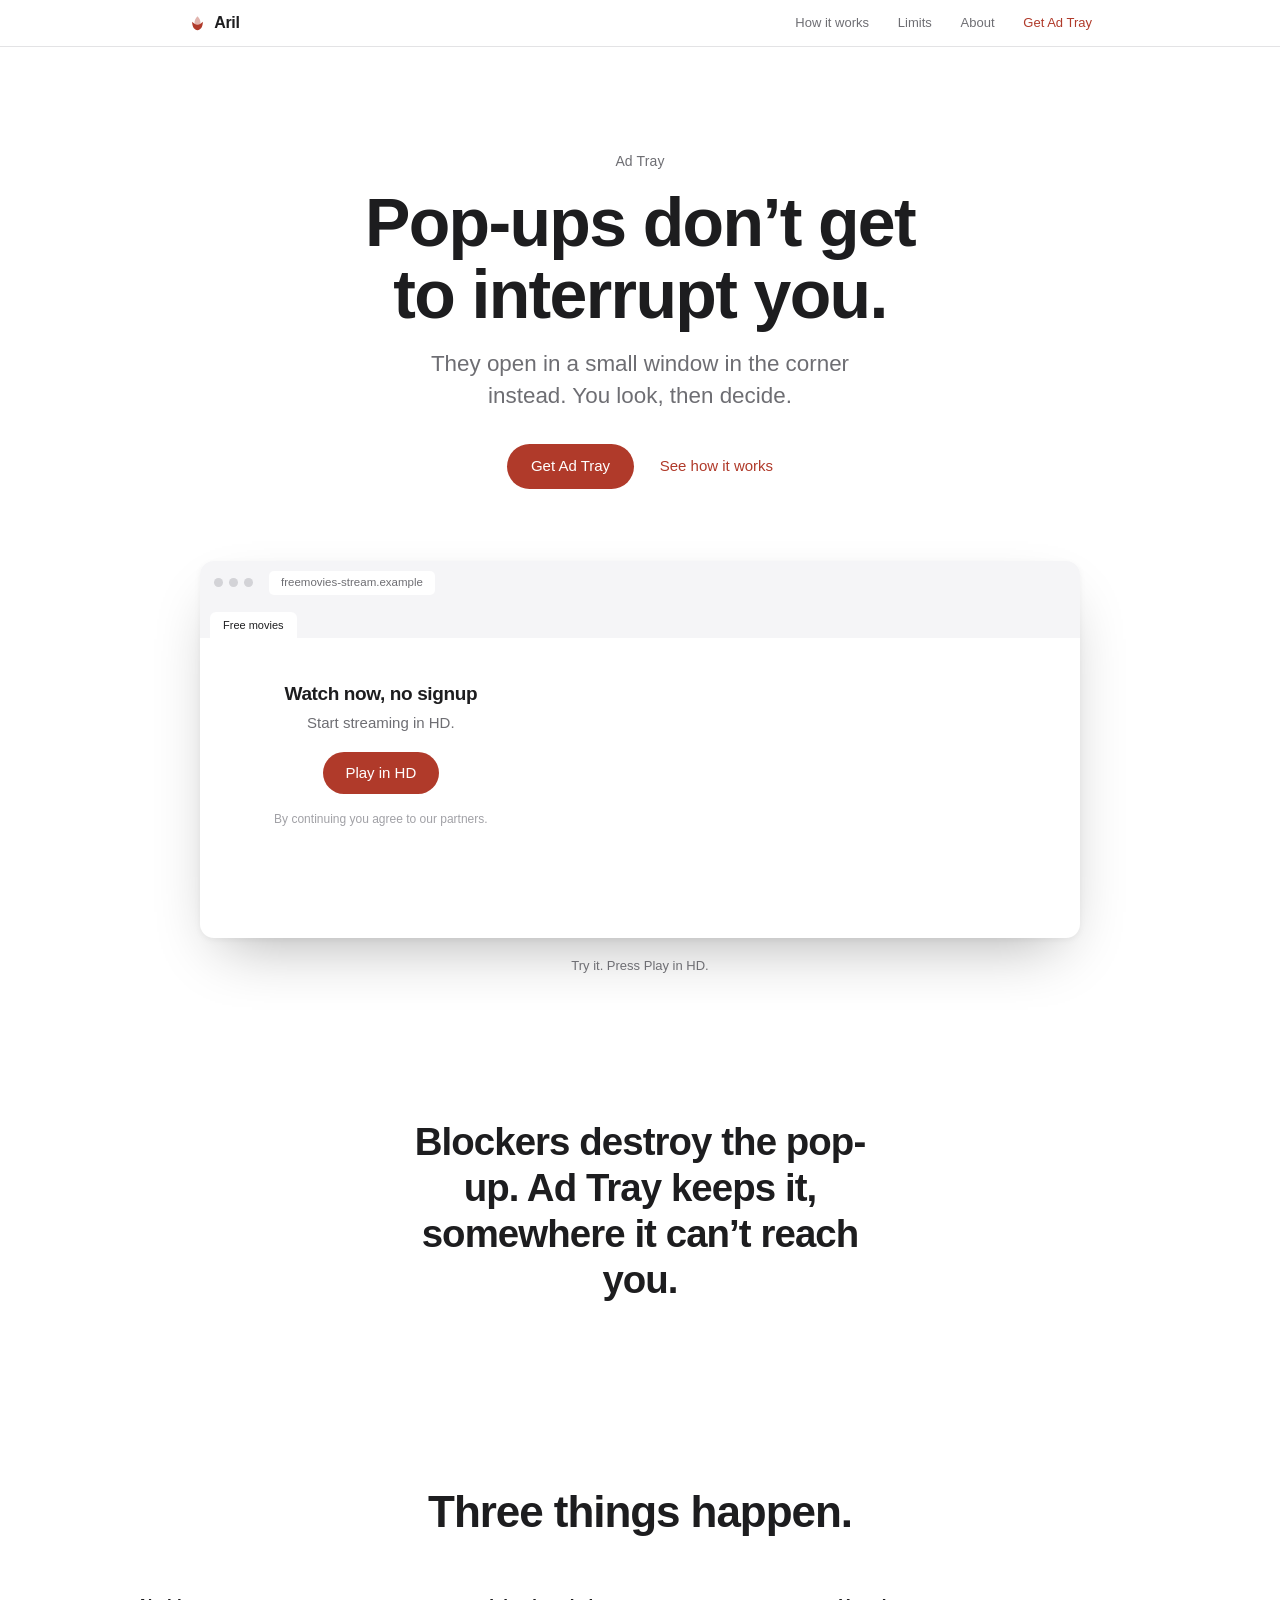
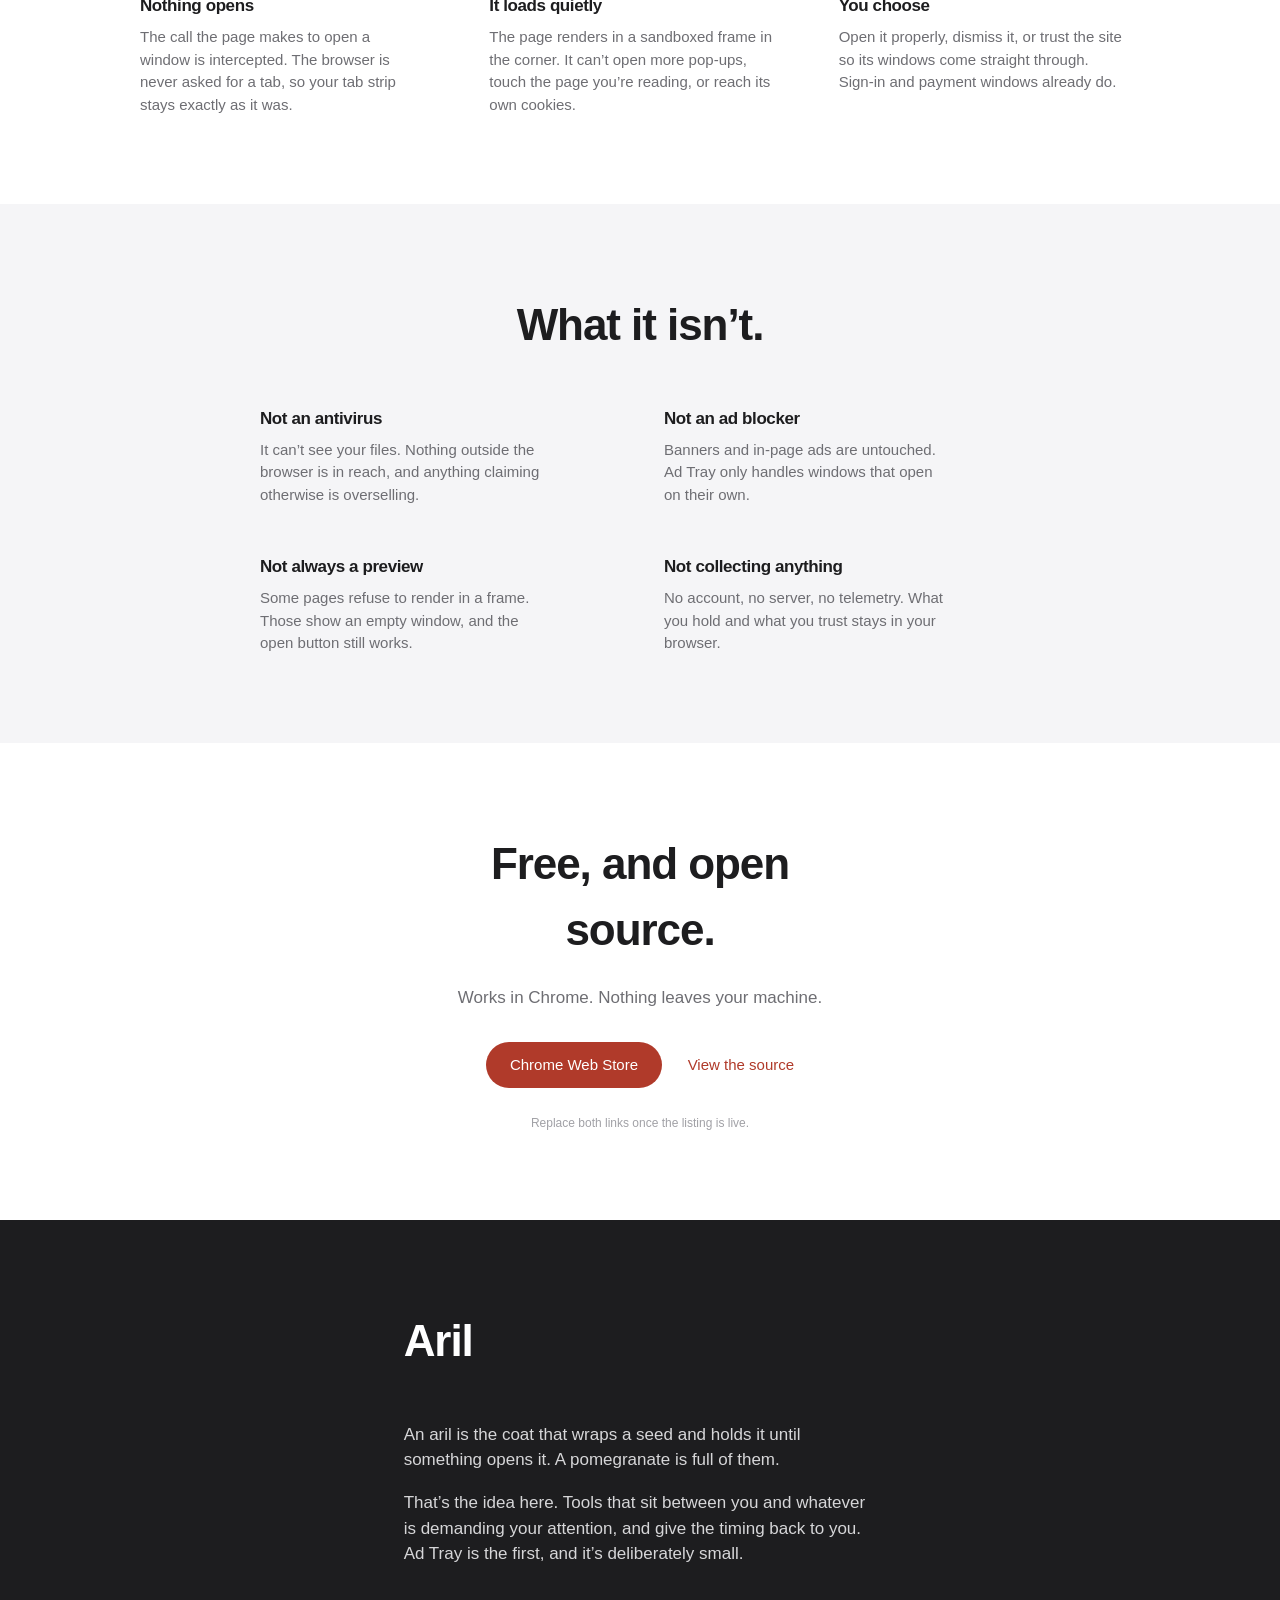
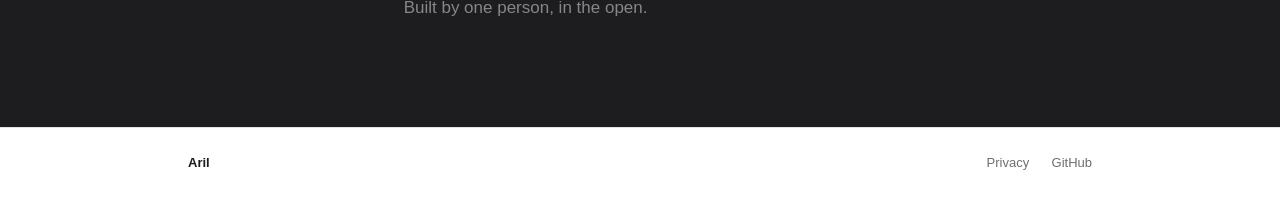
<file: index.html>
<!doctype html>
<html lang="en">
<head>
<meta charset="utf-8" />
<meta name="viewport" content="width=device-width, initial-scale=1" />
<title>Ad Tray — Aril</title>
<meta name="description" content="Ad Tray catches pop-up ads before a tab is ever created and holds them in a small tray, rendered live, so you choose what actually opens." />
<link rel="icon" href="[data-uri]" />
<style>
/* Aril — an aril is the coat around a seed, so the visual idea is something
   held and not yet opened. Deliberately quiet: system type, wide space,
   almost no borders, one accent used only where something is being held. */

:root {
  --ink: #1d1d1f;
  --grey: #6e6e73;
  --hair: #e3e3e5;
  --white: #ffffff;
  --tint: #f5f5f7;
  --garnet: #b03a2a;
  --pad: clamp(1.25rem, 5vw, 3rem);
}

* { box-sizing: border-box; }

html { -webkit-text-size-adjust: 100%; scroll-behavior: smooth; }

body {
  margin: 0;
  background: var(--white);
  color: var(--ink);
  font-family: -apple-system, BlinkMacSystemFont, "SF Pro Text", "Segoe UI",
    Roboto, "Helvetica Neue", Arial, sans-serif;
  font-size: 1.0625rem;
  line-height: 1.5;
  -webkit-font-smoothing: antialiased;
}

h1, h2, h3 { font-weight: 600; letter-spacing: -0.024em; margin: 0; }

a { color: var(--garnet); text-decoration: none; }

.sr-only {
  position: absolute; width: 1px; height: 1px; margin: -1px;
  overflow: hidden; clip: rect(0 0 0 0); white-space: nowrap;
}

:focus-visible { outline: 2px solid var(--garnet); outline-offset: 3px; border-radius: 4px; }

/* ---------- nav ---------- */

.nav {
  position: sticky; top: 0; z-index: 50;
  background: rgba(255, 255, 255, 0.82);
  backdrop-filter: saturate(180%) blur(18px);
  border-bottom: 1px solid var(--hair);
}

.nav-inner {
  max-width: 1000px; margin: 0 auto; padding: 0 var(--pad);
  height: 46px; display: flex; align-items: center; justify-content: space-between;
}

.brand {
  display: inline-flex; align-items: center; gap: 0.45rem;
  color: var(--ink); font-size: 1rem; font-weight: 600; letter-spacing: -0.02em;
}
.brand svg { width: 19px; height: 19px; }
.brand .seed { fill: var(--garnet); opacity: 0.38; }
.brand .coat { fill: var(--garnet); }

.nav nav { display: flex; align-items: center; gap: clamp(0.9rem, 2.4vw, 1.8rem); }
.nav nav a { font-size: 0.8125rem; color: var(--grey); }
.nav nav a:hover { color: var(--ink); }
.nav-cta { color: var(--garnet) !important; font-weight: 500; }

/* ---------- hero ---------- */

.hero {
  text-align: center;
  padding: clamp(3.5rem, 9vw, 6.5rem) var(--pad) clamp(2rem, 5vw, 3.5rem);
}

.kicker {
  font-size: 0.875rem; color: var(--grey); margin: 0 0 0.9rem;
  letter-spacing: 0.01em;
}

h1 {
  font-size: clamp(2.4rem, 6.4vw, 4.25rem);
  line-height: 1.06;
  max-width: 16ch;
  margin: 0 auto 1.1rem;
}

.lede {
  font-size: clamp(1.125rem, 2.2vw, 1.4rem);
  color: var(--grey);
  max-width: 34ch;
  margin: 0 auto 2rem;
  line-height: 1.42;
}

.actions {
  display: flex; align-items: center; justify-content: center;
  gap: 1.6rem; flex-wrap: wrap;
}

.btn {
  background: var(--garnet); color: #fff;
  font-size: 0.9375rem; font-weight: 500;
  padding: 0.72rem 1.5rem; border-radius: 980px;
}
.btn:hover { filter: brightness(1.08); }

.link { font-size: 0.9375rem; }
.link:hover { text-decoration: underline; }

/* ---------- the demo stage ---------- */

.stage { margin: clamp(2.6rem, 6vw, 4.5rem) auto 0; max-width: 880px; }

.browser {
  background: var(--white);
  border-radius: 14px;
  overflow: hidden;
  box-shadow: 0 2px 6px rgba(0,0,0,.05), 0 26px 60px -22px rgba(0,0,0,.32);
  text-align: left;
}

.chrome-bar {
  display: flex; align-items: center; gap: 6px;
  padding: 10px 14px; background: var(--tint);
}
.dot { width: 9px; height: 9px; border-radius: 50%; background: #d3d3d7; }
.url {
  margin-left: 10px; font-size: 11.5px; color: var(--grey);
  background: #fff; border-radius: 5px; padding: 3px 12px;
  max-width: 240px; overflow: hidden; text-overflow: ellipsis; white-space: nowrap;
}

.tabstrip {
  display: flex; gap: 4px; padding: 7px 10px 0; background: var(--tint);
  min-height: 31px;
}
.tab {
  font-size: 11px; padding: 5px 13px; background: #fff; color: var(--ink);
  border-radius: 6px 6px 0 0; white-space: nowrap;
}

.viewport {
  position: relative; min-height: 300px; overflow: hidden;
  padding: clamp(1.8rem, 4vw, 2.6rem) 1.2rem;
}

.content { max-width: 16rem; margin-left: clamp(0.5rem, 4%, 2.5rem); text-align: center; }
.c-h { font-size: 1.1875rem; font-weight: 600; margin: 0 0 0.25rem; letter-spacing: -0.02em; }
.c-p { font-size: 0.9375rem; color: var(--grey); margin: 0 0 1.1rem; }

.bait {
  font: inherit; font-size: 0.9375rem; font-weight: 500;
  background: var(--garnet); color: #fff; border: 0;
  padding: 0.6rem 1.4rem; border-radius: 980px; cursor: pointer;
}
.bait:hover { filter: brightness(1.08); }

.c-s { font-size: 0.75rem; color: #a1a1a6; margin: 1rem 0 0; }

/* held windows, nested in the corner */

.tray { position: absolute; top: 13px; right: 13px; width: 146px; }

.tray-head {
  display: flex; align-items: center; gap: 5px;
  font-size: 11px; color: var(--grey);
  background: #fff; border-radius: 980px; padding: 4px 5px 4px 11px;
  box-shadow: 0 1px 4px rgba(0,0,0,.1), 0 0 0 1px rgba(0,0,0,.04);
  margin-bottom: 7px;
}
.tray-head #trayCount { font-weight: 600; color: var(--ink); }
.tray-head button {
  margin-left: auto; font: inherit; font-size: 10.5px;
  border: 0; background: var(--tint); color: var(--grey);
  border-radius: 980px; padding: 3px 9px; cursor: pointer;
}
.tray-head button:hover { color: var(--ink); }

.tray-stack { position: relative; height: 134px; }

.held {
  position: absolute; top: 0; right: 0; width: 132px;
  background: #fff; border-radius: 8px; overflow: hidden;
  box-shadow: 0 1px 3px rgba(0,0,0,.06), 0 10px 22px -12px rgba(0,0,0,.45);
}

.held-bar { display: flex; align-items: center; gap: 3px; background: var(--tint); padding: 5px 7px; }
.held-bar i { width: 4.5px; height: 4.5px; border-radius: 50%; background: #ccccd1; }
.held-bar span {
  margin-left: 4px; font-size: 8px; color: var(--grey);
  overflow: hidden; text-overflow: ellipsis; white-space: nowrap;
}

.held-body { height: 50px; padding: 8px 9px; font-size: 8.5px; line-height: 1.4; color: #a1a1a6; }
.held-body b { display: block; font-size: 9.5px; color: var(--ink); margin-bottom: 3px; font-weight: 600; }

.held-foot { display: flex; gap: 5px; padding: 6px 7px 7px; }
.held-foot button {
  font: inherit; font-size: 8.5px; font-weight: 500;
  border: 0; border-radius: 980px; padding: 4px 9px; cursor: pointer;
}
.held-foot .go { background: var(--garnet); color: #fff; }
.held-foot .no { margin-left: auto; background: var(--tint); color: var(--grey); }

@keyframes settle {
  from { transform: translate(-22px, 40px) scale(0.86); opacity: 0; }
  to { transform: none; opacity: 1; }
}
.held.entering { animation: settle 0.32s cubic-bezier(0.2,0.7,0.3,1) both; }

.caption { font-size: 0.8125rem; color: var(--grey); text-align: center; margin: 1.1rem 0 0; }

/* ---------- quote band ---------- */

.quote {
  padding: clamp(3rem, 8vw, 5.5rem) var(--pad);
  text-align: center;
}
.quote p {
  margin: 0 auto; max-width: 22ch;
  font-size: clamp(1.5rem, 3.6vw, 2.4rem);
  font-weight: 600; letter-spacing: -0.024em; line-height: 1.2;
}

/* ---------- panels ---------- */

.panel { padding: clamp(3.2rem, 8vw, 5.5rem) var(--pad); }
.panel.tinted { background: var(--tint); }
.panel.center { text-align: center; }

.panel h2 {
  font-size: clamp(1.75rem, 4vw, 2.75rem);
  max-width: 18ch; margin: 0 auto clamp(2rem, 4vw, 3rem);
  text-align: center;
}

.triple, .quad {
  max-width: 1000px; margin: 0 auto;
  display: grid; gap: clamp(1.8rem, 4vw, 3rem);
}
.triple { grid-template-columns: repeat(auto-fit, minmax(230px, 1fr)); }
.quad { grid-template-columns: repeat(2, 1fr); max-width: 760px; }

.triple h3, .quad h3 { font-size: 1.0625rem; margin: 0 0 0.45rem; }
.triple p, .quad p { margin: 0; color: var(--grey); font-size: 0.9375rem; max-width: 34ch; }

.panel.center .sub { color: var(--grey); margin: -1.6rem 0 2rem; }
.fineprint { font-size: 0.75rem; color: #a1a1a6; margin: 1.6rem 0 0; }

/* ---------- about ---------- */

.panel.dark { background: var(--ink); color: #d6d6d8; }
.panel.dark h2 { color: #fff; text-align: left; margin-left: 0; }
.narrow { max-width: 50ch; margin: 0 auto; }
.panel.dark p { margin: 0 0 1.1rem; }
.panel.dark .by { color: #86868b; margin-top: 1.8rem; }

/* ---------- footer ---------- */

footer { border-top: 1px solid var(--hair); }
.foot-inner {
  max-width: 1000px; margin: 0 auto; padding: 1.6rem var(--pad);
  display: flex; align-items: center; justify-content: space-between;
  gap: 1rem; flex-wrap: wrap;
  font-size: 0.8125rem; color: var(--grey);
}
.foot-inner span { font-weight: 600; color: var(--ink); }
.foot-inner nav { display: flex; gap: 1.4rem; }
.foot-inner a { color: var(--grey); }
.foot-inner a:hover { color: var(--ink); }

/* ---------- responsive ---------- */

@media (max-width: 640px) {
  .quad { grid-template-columns: 1fr; }
}

@media (max-width: 620px) {
  .nav nav a:not(.nav-cta) { display: none; }
  .viewport { min-height: 272px; }
  .tray { width: 124px; }
  .held { width: 112px; }
  .content { max-width: 12rem; }
}

@media (prefers-reduced-motion: reduce) {
  html { scroll-behavior: auto; }
  .held.entering { animation: none; }
}

</style>
</head>
<body>

<header class="nav">
  <div class="nav-inner">
    <a class="brand" href="/">
      <svg viewBox="0 0 128 128" aria-hidden="true" focusable="false">
        <path class="seed" d="M64,15 C79,29 86,47 84,67 C77,72 71,74 64,74 C57,74 51,72 44,67 C42,47 49,29 64,15 Z"/>
        <path class="coat" d="M28,55 C28,91 44,110 64,113 C84,110 100,91 100,55 C87,69 76,75 64,75 C52,75 41,69 28,55 Z" transform="translate(0,-3)"/>
      </svg>
      Aril
    </a>
    <nav>
      <a href="#how">How it works</a>
      <a href="#limits">Limits</a>
      <a href="#about">About</a>
      <a href="#get" class="nav-cta">Get Ad Tray</a>
    </nav>
  </div>
</header>

<main>

  <section class="hero">
    <p class="kicker">Ad Tray</p>
    <h1>Pop-ups don’t get to interrupt you.</h1>
    <p class="lede">
      They open in a small window in the corner instead. You look, then
      decide.
    </p>
    <div class="actions">
      <a class="btn" href="#get">Get Ad Tray</a>
      <a class="link" href="#how">See how it works</a>
    </div>

    <figure class="stage">
      <figcaption class="sr-only">
        An interactive demonstration. Pressing the button on the simulated
        page adds a held pop-up to the tray instead of opening a tab.
      </figcaption>
      <div class="browser">
        <div class="chrome-bar">
          <span class="dot"></span><span class="dot"></span><span class="dot"></span>
          <span class="url">freemovies-stream.example</span>
        </div>
        <div class="tabstrip">
          <span class="tab">Free movies</span>
        </div>
        <div class="viewport">
          <div class="content">
            <p class="c-h">Watch now, no signup</p>
            <p class="c-p">Start streaming in HD.</p>
            <button class="bait" id="baitBtn">Play in HD</button>
            <p class="c-s">By continuing you agree to our partners.</p>
          </div>
          <div class="tray" id="tray" hidden>
            <div class="tray-head">
              <span id="trayCount">0</span> held
              <button id="clearBtn">Clear</button>
            </div>
            <div class="tray-stack" id="trayStack"></div>
          </div>
        </div>
      </div>
      <p class="caption" id="demoHint">Try it. Press Play in HD.</p>
    </figure>
  </section>

  <section class="quote">
    <p>
      Blockers destroy the pop-up. Ad Tray keeps it, somewhere it can’t
      reach you.
    </p>
  </section>

  <section id="how" class="panel">
    <h2>Three things happen.</h2>
    <div class="triple">
      <div>
        <h3>Nothing opens</h3>
        <p>
          The call the page makes to open a window is intercepted. The
          browser is never asked for a tab, so your tab strip stays exactly
          as it was.
        </p>
      </div>
      <div>
        <h3>It loads quietly</h3>
        <p>
          The page renders in a sandboxed frame in the corner. It can’t open
          more pop-ups, touch the page you’re reading, or reach its own
          cookies.
        </p>
      </div>
      <div>
        <h3>You choose</h3>
        <p>
          Open it properly, dismiss it, or trust the site so its windows
          come straight through. Sign-in and payment windows already do.
        </p>
      </div>
    </div>
  </section>

  <section id="limits" class="panel tinted">
    <h2>What it isn’t.</h2>
    <div class="quad">
      <div>
        <h3>Not an antivirus</h3>
        <p>It can’t see your files. Nothing outside the browser is in reach, and anything claiming otherwise is overselling.</p>
      </div>
      <div>
        <h3>Not an ad blocker</h3>
        <p>Banners and in-page ads are untouched. Ad Tray only handles windows that open on their own.</p>
      </div>
      <div>
        <h3>Not always a preview</h3>
        <p>Some pages refuse to render in a frame. Those show an empty window, and the open button still works.</p>
      </div>
      <div>
        <h3>Not collecting anything</h3>
        <p>No account, no server, no telemetry. What you hold and what you trust stays in your browser.</p>
      </div>
    </div>
  </section>

  <section id="get" class="panel center">
    <h2>Free, and open source.</h2>
    <p class="sub">Works in Chrome. Nothing leaves your machine.</p>
    <div class="actions">
      <a class="btn" href="#" id="storeLink">Chrome Web Store</a>
      <a class="link" href="https://github.com/OrdinaryCoder-ai/Aril-extension/" id="repoLink">View the source</a>
    </div>
    <p class="fineprint">Replace both links once the listing is live.</p>
  </section>

  <section id="about" class="panel dark">
    <div class="narrow">
      <h2>Aril</h2>
      <p>
        An aril is the coat that wraps a seed and holds it until something
        opens it. A pomegranate is full of them.
      </p>
      <p>
        That’s the idea here. Tools that sit between you and whatever is
        demanding your attention, and give the timing back to you. Ad Tray
        is the first, and it’s deliberately small.
      </p>
      <p class="by">Built by one person, in the open.</p>
    </div>
  </section>

</main>

<footer>
  <div class="foot-inner">
    <span>Aril</span>
    <nav>
      <a href="privacy.html">Privacy</a>
      <a href="https://github.com/">GitHub</a>
    </nav>
  </div>
</footer>

<script>
// Pressing the bait button on the simulated page adds a held pop-up to the
// tray instead of opening a tab. Showing the mechanic beats describing it.

(function () {
  const bait = document.getElementById("baitBtn");
  const tray = document.getElementById("tray");
  const stack = document.getElementById("trayStack");
  const countEl = document.getElementById("trayCount");
  const clearBtn = document.getElementById("clearBtn");
  const hint = document.getElementById("demoHint");
  if (!bait || !stack) return;

  const OFFERS = [
    { host: "win-prize-now.example", title: "You are visitor #1,000,000" },
    { host: "hd-player-update.example", title: "Your player is out of date" },
    { host: "secure-scan.example", title: "3 issues found on your device" },
    { host: "mega-deals.example", title: "Offer ends in 04:59" },
    { host: "cdn-redirect.example", title: "Redirecting to sponsor" }
  ];

  let held = [];
  let n = 0;

  function draw() {
    tray.hidden = held.length === 0;
    countEl.textContent = held.length;
    stack.innerHTML = "";

    held.slice(-3).forEach((item, i, arr) => {
      const layer = arr.length - 1 - i;
      const el = document.createElement("div");
      el.className = "held" + (item.fresh ? " entering" : "");
      el.style.top = layer * 7 + "px";
      el.style.right = layer * 7 + "px";
      el.style.zIndex = String(10 - layer);
      el.style.opacity = String(1 - layer * 0.1);
      el.innerHTML =
        '<div class="held-bar"><i></i><i></i><i></i><span>' + item.host + "</span></div>" +
        '<div class="held-body"><b>' + item.title + "</b>advertisement</div>" +
        '<div class="held-foot"><button class="go" type="button">Open</button>' +
        '<button class="no" type="button">Dismiss</button></div>';
      el.querySelector(".go").addEventListener("click", () => remove(item.id));
      el.querySelector(".no").addEventListener("click", () => remove(item.id));
      stack.appendChild(el);
      item.fresh = false;
    });
  }

  function remove(id) {
    held = held.filter((h) => h.id !== id);
    draw();
    if (!held.length) hint.textContent = "Nothing held. Press Play in HD again.";
  }

  bait.addEventListener("click", () => {
    const offer = OFFERS[n % OFFERS.length];
    n += 1;
    held.push({ id: n, host: offer.host, title: offer.title, fresh: true });
    draw();
    hint.textContent =
      held.length === 1
        ? "No new tab. It is waiting in the corner."
        : held.length + " held, and the tab strip has not changed.";
  });

  clearBtn.addEventListener("click", () => {
    held = [];
    n = 0;
    draw();
    hint.textContent = "Try it. Press Play in HD.";
  });

  draw();
})();

</script>
</body>
</html>
</file>
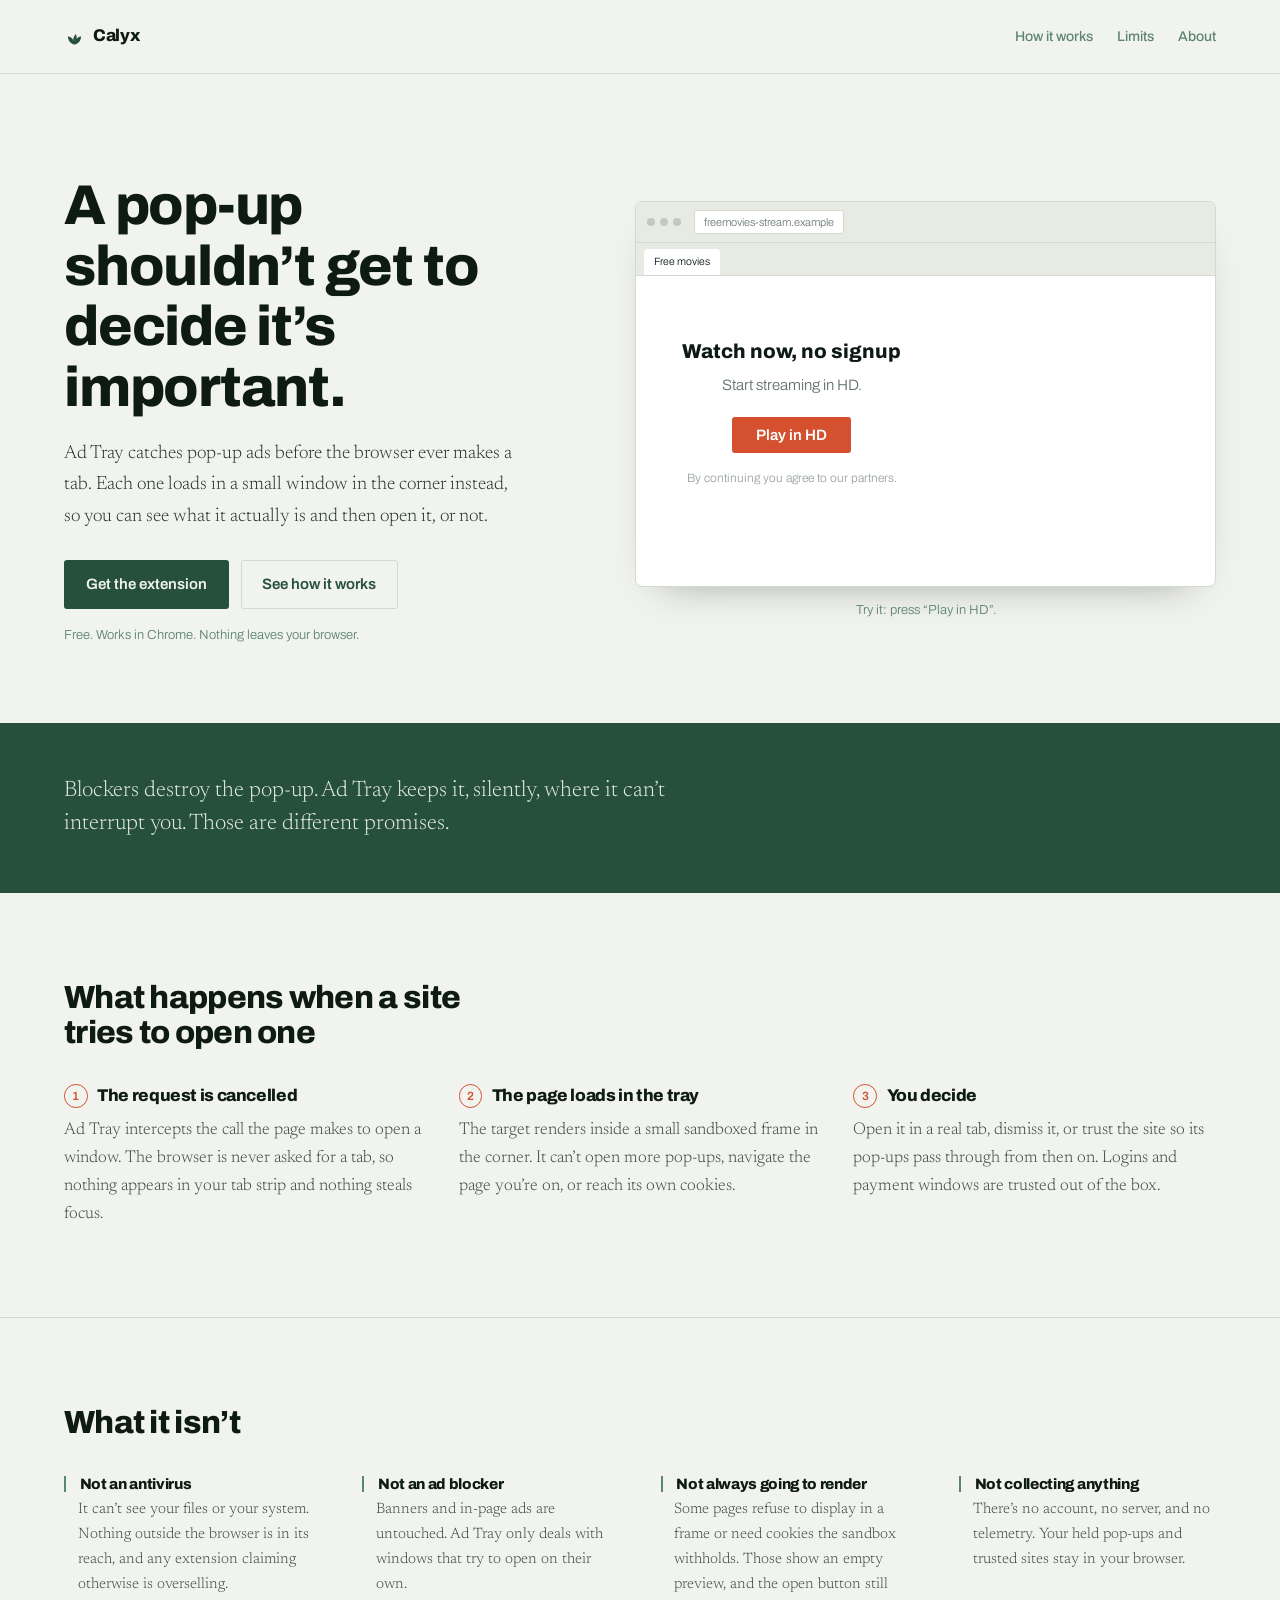
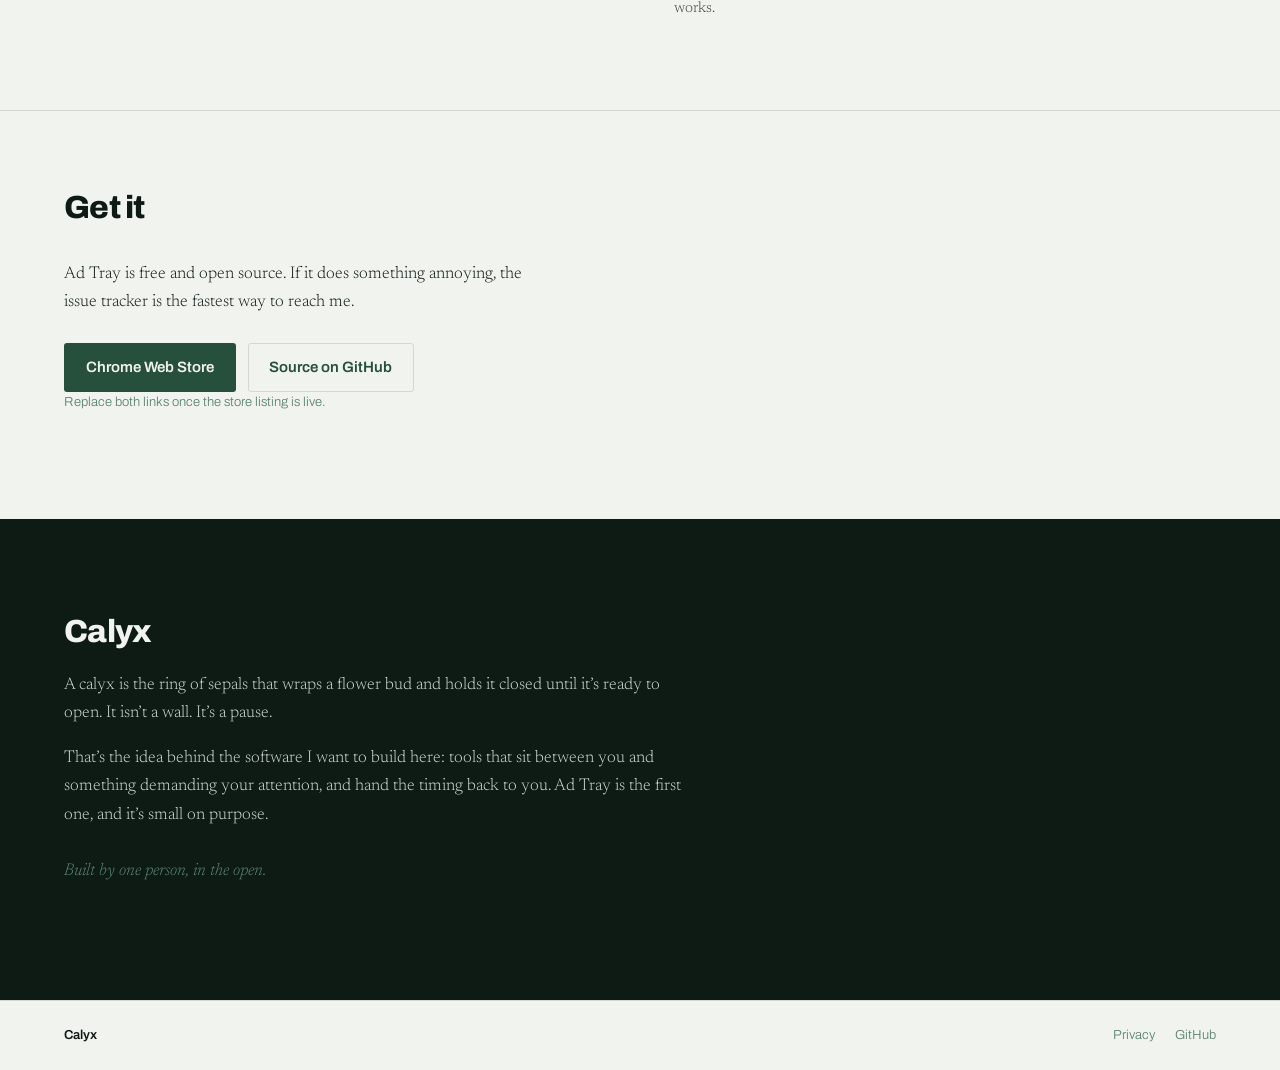
<file: site/index.html>
<!doctype html>
<html lang="en">
<head>
<meta charset="utf-8" />
<meta name="viewport" content="width=device-width, initial-scale=1" />
<title>Ad Tray — pop-ups, held until you decide · Calyx</title>
<meta name="description" content="Ad Tray catches pop-up ads before a tab is ever created and holds them in a small tray, rendered live, so you choose what actually opens." />
<link rel="preconnect" href="https://fonts.googleapis.com" />
<link rel="preconnect" href="https://fonts.gstatic.com" crossorigin />
<link href="https://fonts.googleapis.com/css2?family=Archivo:wght@500;600;800&family=Newsreader:ital,opsz,wght@0,6..72,300;0,6..72,400;1,6..72,400&display=swap" rel="stylesheet" />
<link rel="stylesheet" href="styles.css" />
</head>
<body>

<header class="masthead">
  <a class="wordmark" href="/">
    <svg viewBox="0 0 24 24" aria-hidden="true" focusable="false">
      <path d="M12 21c0-5-3.2-8.4-7.5-9.4C4.5 16.6 7.6 20.4 12 21Z"/>
      <path d="M12 21c0-5 3.2-8.4 7.5-9.4C19.5 16.6 16.4 20.4 12 21Z"/>
      <path d="M12 21c-2.4-4.4-1.6-8.9 1.6-12C15.2 13.1 14.7 17.4 12 21Z"/>
    </svg>
    Calyx
  </a>
  <nav>
    <a href="#how">How it works</a>
    <a href="#limits">Limits</a>
    <a href="#calyx">About</a>
  </nav>
</header>

<main>

  <section class="hero">
    <div class="hero-copy">
      <h1>A pop-up shouldn’t get to decide it’s important.</h1>
      <p class="lede">
        Ad Tray catches pop-up ads before the browser ever makes a tab.
        Each one loads in a small window in the corner instead, so you can
        see what it actually is and then open it, or not.
      </p>
      <div class="cta-row">
        <a class="btn btn-primary" href="#install">Get the extension</a>
        <a class="btn btn-quiet" href="#how">See how it works</a>
      </div>
      <p class="note">Free. Works in Chrome. Nothing leaves your browser.</p>
    </div>

    <div class="hero-demo">
      <figure class="browser" id="demo">
        <figcaption class="sr-only">
          An interactive demonstration. Activating the bait button on the
          simulated page adds a held pop-up to the tray instead of opening
          a tab.
        </figcaption>

        <div class="browser-bar">
          <span class="light"></span><span class="light"></span><span class="light"></span>
          <span class="browser-url">freemovies-stream.example</span>
        </div>

        <div class="browser-tabs" id="demoTabs">
          <span class="tab active">Free movies</span>
        </div>

        <div class="browser-page">
          <div class="fake-content">
            <p class="fake-h">Watch now, no signup</p>
            <p class="fake-p">Start streaming in HD.</p>
            <button class="bait" id="baitBtn">Play in HD</button>
            <p class="fake-small">By continuing you agree to our partners.</p>
          </div>

          <div class="tray" id="tray" hidden>
            <div class="tray-head">
              <span class="tray-count" id="trayCount">0</span> held
              <button class="tray-clear" id="clearBtn">Clear</button>
            </div>
            <div class="tray-stack" id="trayStack"></div>
          </div>
        </div>
      </figure>
      <p class="demo-hint" id="demoHint">Try it: press “Play in HD”.</p>
    </div>
  </section>

  <section class="strip">
    <p>
      Blockers destroy the pop-up. Ad Tray keeps it, silently, where it
      can’t interrupt you. Those are different promises.
    </p>
  </section>

  <section id="how" class="how">
    <h2>What happens when a site tries to open one</h2>
    <ol class="steps">
      <li>
        <h3>The request is cancelled</h3>
        <p>
          Ad Tray intercepts the call the page makes to open a window. The
          browser is never asked for a tab, so nothing appears in your tab
          strip and nothing steals focus.
        </p>
      </li>
      <li>
        <h3>The page loads in the tray</h3>
        <p>
          The target renders inside a small sandboxed frame in the corner.
          It can’t open more pop-ups, navigate the page you’re on, or reach
          its own cookies.
        </p>
      </li>
      <li>
        <h3>You decide</h3>
        <p>
          Open it in a real tab, dismiss it, or trust the site so its
          pop-ups pass through from then on. Logins and payment windows are
          trusted out of the box.
        </p>
      </li>
    </ol>
  </section>

  <section id="limits" class="limits">
    <h2>What it isn’t</h2>
    <div class="limit-grid">
      <div>
        <h3>Not an antivirus</h3>
        <p>
          It can’t see your files or your system. Nothing outside the
          browser is in its reach, and any extension claiming otherwise is
          overselling.
        </p>
      </div>
      <div>
        <h3>Not an ad blocker</h3>
        <p>
          Banners and in-page ads are untouched. Ad Tray only deals with
          windows that try to open on their own.
        </p>
      </div>
      <div>
        <h3>Not always going to render</h3>
        <p>
          Some pages refuse to display in a frame or need cookies the
          sandbox withholds. Those show an empty preview, and the open
          button still works.
        </p>
      </div>
      <div>
        <h3>Not collecting anything</h3>
        <p>
          There’s no account, no server, and no telemetry. Your held
          pop-ups and trusted sites stay in your browser.
        </p>
      </div>
    </div>
  </section>

  <section id="install" class="install">
    <h2>Get it</h2>
    <p>
      Ad Tray is free and open source. If it does something annoying, the
      issue tracker is the fastest way to reach me.
    </p>
    <div class="cta-row">
      <a class="btn btn-primary" href="#" id="storeLink">Chrome Web Store</a>
      <a class="btn btn-quiet" href="https://github.com/" id="repoLink">Source on GitHub</a>
    </div>
    <p class="note">Replace both links once the store listing is live.</p>
  </section>

  <section id="calyx" class="calyx">
    <div class="calyx-inner">
      <h2>Calyx</h2>
      <p>
        A calyx is the ring of sepals that wraps a flower bud and holds it
        closed until it’s ready to open. It isn’t a wall. It’s a pause.
      </p>
      <p>
        That’s the idea behind the software I want to build here: tools that
        sit between you and something demanding your attention, and hand the
        timing back to you. Ad Tray is the first one, and it’s small on
        purpose.
      </p>
      <p class="signoff">Built by one person, in the open.</p>
    </div>
  </section>

</main>

<footer>
  <p>Calyx</p>
  <nav>
    <a href="privacy.html">Privacy</a>
    <a href="https://github.com/">GitHub</a>
  </nav>
</footer>

<script src="demo.js"></script>
</body>
</html>
</file>
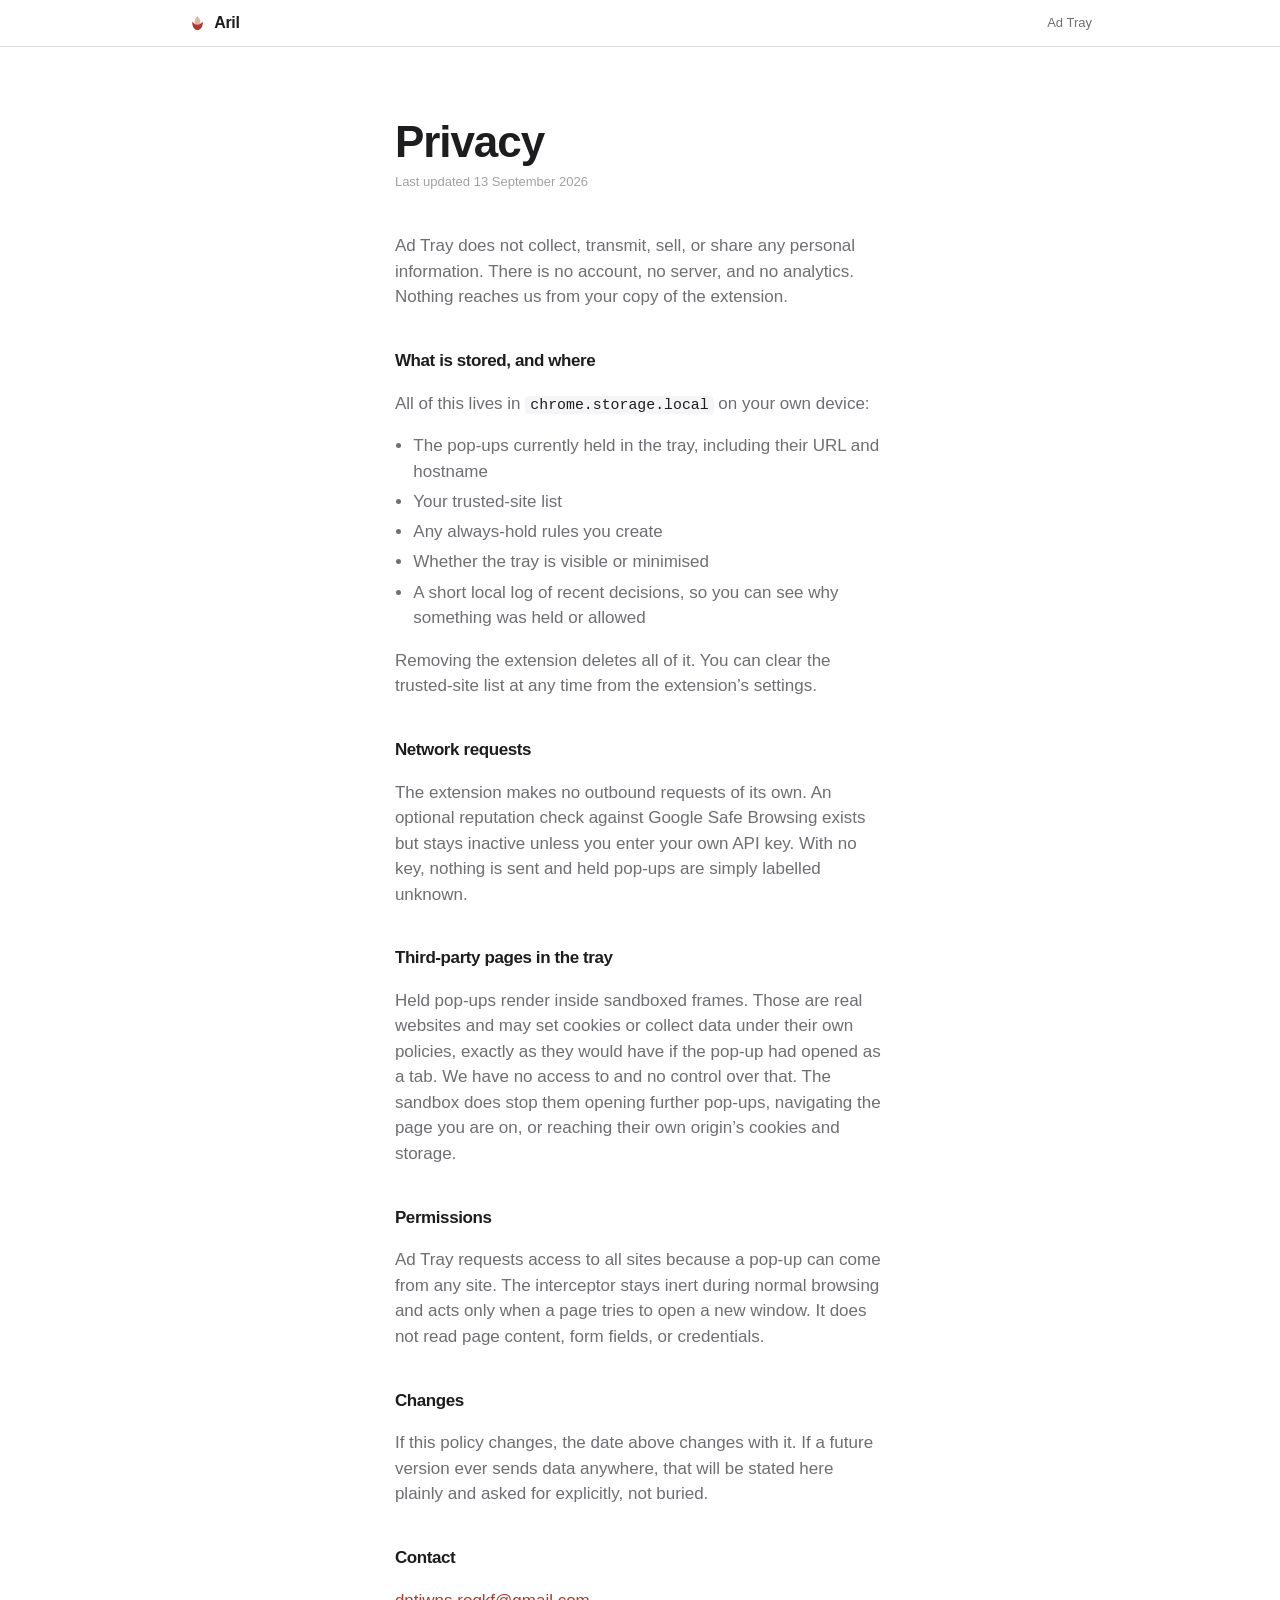
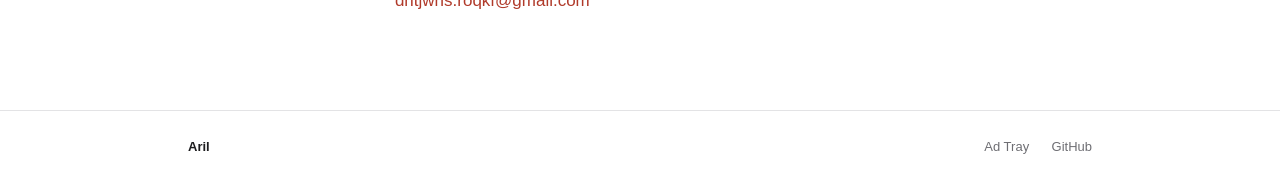
<file: privacy.html>
<!doctype html>
<html lang="en">
<head>
<meta charset="utf-8" />
<meta name="viewport" content="width=device-width, initial-scale=1" />
<title>Privacy — Ad Tray · Aril</title>
<meta name="description" content="Ad Tray collects nothing. Everything it stores stays in your browser." />
<link rel="icon" href="[data-uri]" />
<style>
/* Aril — an aril is the coat around a seed, so the visual idea is something
   held and not yet opened. Deliberately quiet: system type, wide space,
   almost no borders, one accent used only where something is being held. */

:root {
  --ink: #1d1d1f;
  --grey: #6e6e73;
  --hair: #e3e3e5;
  --white: #ffffff;
  --tint: #f5f5f7;
  --garnet: #b03a2a;
  --pad: clamp(1.25rem, 5vw, 3rem);
}

* { box-sizing: border-box; }

html { -webkit-text-size-adjust: 100%; scroll-behavior: smooth; }

body {
  margin: 0;
  background: var(--white);
  color: var(--ink);
  font-family: -apple-system, BlinkMacSystemFont, "SF Pro Text", "Segoe UI",
    Roboto, "Helvetica Neue", Arial, sans-serif;
  font-size: 1.0625rem;
  line-height: 1.5;
  -webkit-font-smoothing: antialiased;
}

h1, h2, h3 { font-weight: 600; letter-spacing: -0.024em; margin: 0; }

a { color: var(--garnet); text-decoration: none; }

.sr-only {
  position: absolute; width: 1px; height: 1px; margin: -1px;
  overflow: hidden; clip: rect(0 0 0 0); white-space: nowrap;
}

:focus-visible { outline: 2px solid var(--garnet); outline-offset: 3px; border-radius: 4px; }

/* ---------- nav ---------- */

.nav {
  position: sticky; top: 0; z-index: 50;
  background: rgba(255, 255, 255, 0.82);
  backdrop-filter: saturate(180%) blur(18px);
  border-bottom: 1px solid var(--hair);
}

.nav-inner {
  max-width: 1000px; margin: 0 auto; padding: 0 var(--pad);
  height: 46px; display: flex; align-items: center; justify-content: space-between;
}

.brand {
  display: inline-flex; align-items: center; gap: 0.45rem;
  color: var(--ink); font-size: 1rem; font-weight: 600; letter-spacing: -0.02em;
}
.brand svg { width: 19px; height: 19px; }
.brand .seed { fill: var(--garnet); opacity: 0.38; }
.brand .coat { fill: var(--garnet); }

.nav nav { display: flex; align-items: center; gap: clamp(0.9rem, 2.4vw, 1.8rem); }
.nav nav a { font-size: 0.8125rem; color: var(--grey); }
.nav nav a:hover { color: var(--ink); }
.nav-cta { color: var(--garnet) !important; font-weight: 500; }

/* ---------- hero ---------- */

.hero {
  text-align: center;
  padding: clamp(3.5rem, 9vw, 6.5rem) var(--pad) clamp(2rem, 5vw, 3.5rem);
}

.kicker {
  font-size: 0.875rem; color: var(--grey); margin: 0 0 0.9rem;
  letter-spacing: 0.01em;
}

h1 {
  font-size: clamp(2.4rem, 6.4vw, 4.25rem);
  line-height: 1.06;
  max-width: 16ch;
  margin: 0 auto 1.1rem;
}

.lede {
  font-size: clamp(1.125rem, 2.2vw, 1.4rem);
  color: var(--grey);
  max-width: 34ch;
  margin: 0 auto 2rem;
  line-height: 1.42;
}

.actions {
  display: flex; align-items: center; justify-content: center;
  gap: 1.6rem; flex-wrap: wrap;
}

.btn {
  background: var(--garnet); color: #fff;
  font-size: 0.9375rem; font-weight: 500;
  padding: 0.72rem 1.5rem; border-radius: 980px;
}
.btn:hover { filter: brightness(1.08); }

.link { font-size: 0.9375rem; }
.link:hover { text-decoration: underline; }

/* ---------- the demo stage ---------- */

.stage { margin: clamp(2.6rem, 6vw, 4.5rem) auto 0; max-width: 880px; }

.browser {
  background: var(--white);
  border-radius: 14px;
  overflow: hidden;
  box-shadow: 0 2px 6px rgba(0,0,0,.05), 0 26px 60px -22px rgba(0,0,0,.32);
  text-align: left;
}

.chrome-bar {
  display: flex; align-items: center; gap: 6px;
  padding: 10px 14px; background: var(--tint);
}
.dot { width: 9px; height: 9px; border-radius: 50%; background: #d3d3d7; }
.url {
  margin-left: 10px; font-size: 11.5px; color: var(--grey);
  background: #fff; border-radius: 5px; padding: 3px 12px;
  max-width: 240px; overflow: hidden; text-overflow: ellipsis; white-space: nowrap;
}

.tabstrip {
  display: flex; gap: 4px; padding: 7px 10px 0; background: var(--tint);
  min-height: 31px;
}
.tab {
  font-size: 11px; padding: 5px 13px; background: #fff; color: var(--ink);
  border-radius: 6px 6px 0 0; white-space: nowrap;
}

.viewport {
  position: relative; min-height: 300px; overflow: hidden;
  padding: clamp(1.8rem, 4vw, 2.6rem) 1.2rem;
}

.content { max-width: 16rem; margin-left: clamp(0.5rem, 4%, 2.5rem); text-align: center; }
.c-h { font-size: 1.1875rem; font-weight: 600; margin: 0 0 0.25rem; letter-spacing: -0.02em; }
.c-p { font-size: 0.9375rem; color: var(--grey); margin: 0 0 1.1rem; }

.bait {
  font: inherit; font-size: 0.9375rem; font-weight: 500;
  background: var(--garnet); color: #fff; border: 0;
  padding: 0.6rem 1.4rem; border-radius: 980px; cursor: pointer;
}
.bait:hover { filter: brightness(1.08); }

.c-s { font-size: 0.75rem; color: #a1a1a6; margin: 1rem 0 0; }

/* held windows, nested in the corner */

.tray { position: absolute; top: 13px; right: 13px; width: 146px; }

.tray-head {
  display: flex; align-items: center; gap: 5px;
  font-size: 11px; color: var(--grey);
  background: #fff; border-radius: 980px; padding: 4px 5px 4px 11px;
  box-shadow: 0 1px 4px rgba(0,0,0,.1), 0 0 0 1px rgba(0,0,0,.04);
  margin-bottom: 7px;
}
.tray-head #trayCount { font-weight: 600; color: var(--ink); }
.tray-head button {
  margin-left: auto; font: inherit; font-size: 10.5px;
  border: 0; background: var(--tint); color: var(--grey);
  border-radius: 980px; padding: 3px 9px; cursor: pointer;
}
.tray-head button:hover { color: var(--ink); }

.tray-stack { position: relative; height: 134px; }

.held {
  position: absolute; top: 0; right: 0; width: 132px;
  background: #fff; border-radius: 8px; overflow: hidden;
  box-shadow: 0 1px 3px rgba(0,0,0,.06), 0 10px 22px -12px rgba(0,0,0,.45);
}

.held-bar { display: flex; align-items: center; gap: 3px; background: var(--tint); padding: 5px 7px; }
.held-bar i { width: 4.5px; height: 4.5px; border-radius: 50%; background: #ccccd1; }
.held-bar span {
  margin-left: 4px; font-size: 8px; color: var(--grey);
  overflow: hidden; text-overflow: ellipsis; white-space: nowrap;
}

.held-body { height: 50px; padding: 8px 9px; font-size: 8.5px; line-height: 1.4; color: #a1a1a6; }
.held-body b { display: block; font-size: 9.5px; color: var(--ink); margin-bottom: 3px; font-weight: 600; }

.held-foot { display: flex; gap: 5px; padding: 6px 7px 7px; }
.held-foot button {
  font: inherit; font-size: 8.5px; font-weight: 500;
  border: 0; border-radius: 980px; padding: 4px 9px; cursor: pointer;
}
.held-foot .go { background: var(--garnet); color: #fff; }
.held-foot .no { margin-left: auto; background: var(--tint); color: var(--grey); }

@keyframes settle {
  from { transform: translate(-22px, 40px) scale(0.86); opacity: 0; }
  to { transform: none; opacity: 1; }
}
.held.entering { animation: settle 0.32s cubic-bezier(0.2,0.7,0.3,1) both; }

.caption { font-size: 0.8125rem; color: var(--grey); text-align: center; margin: 1.1rem 0 0; }

/* ---------- quote band ---------- */

.quote {
  padding: clamp(3rem, 8vw, 5.5rem) var(--pad);
  text-align: center;
}
.quote p {
  margin: 0 auto; max-width: 22ch;
  font-size: clamp(1.5rem, 3.6vw, 2.4rem);
  font-weight: 600; letter-spacing: -0.024em; line-height: 1.2;
}

/* ---------- panels ---------- */

.panel { padding: clamp(3.2rem, 8vw, 5.5rem) var(--pad); }
.panel.tinted { background: var(--tint); }
.panel.center { text-align: center; }

.panel h2 {
  font-size: clamp(1.75rem, 4vw, 2.75rem);
  max-width: 18ch; margin: 0 auto clamp(2rem, 4vw, 3rem);
  text-align: center;
}

.triple, .quad {
  max-width: 1000px; margin: 0 auto;
  display: grid; gap: clamp(1.8rem, 4vw, 3rem);
}
.triple { grid-template-columns: repeat(auto-fit, minmax(230px, 1fr)); }
.quad { grid-template-columns: repeat(2, 1fr); max-width: 760px; }

.triple h3, .quad h3 { font-size: 1.0625rem; margin: 0 0 0.45rem; }
.triple p, .quad p { margin: 0; color: var(--grey); font-size: 0.9375rem; max-width: 34ch; }

.panel.center .sub { color: var(--grey); margin: -1.6rem 0 2rem; }
.fineprint { font-size: 0.75rem; color: #a1a1a6; margin: 1.6rem 0 0; }

/* ---------- about ---------- */

.panel.dark { background: var(--ink); color: #d6d6d8; }
.panel.dark h2 { color: #fff; text-align: left; margin-left: 0; }
.narrow { max-width: 50ch; margin: 0 auto; }
.panel.dark p { margin: 0 0 1.1rem; }
.panel.dark .by { color: #86868b; margin-top: 1.8rem; }

/* ---------- footer ---------- */

footer { border-top: 1px solid var(--hair); }
.foot-inner {
  max-width: 1000px; margin: 0 auto; padding: 1.6rem var(--pad);
  display: flex; align-items: center; justify-content: space-between;
  gap: 1rem; flex-wrap: wrap;
  font-size: 0.8125rem; color: var(--grey);
}
.foot-inner span { font-weight: 600; color: var(--ink); }
.foot-inner nav { display: flex; gap: 1.4rem; }
.foot-inner a { color: var(--grey); }
.foot-inner a:hover { color: var(--ink); }

/* ---------- responsive ---------- */

@media (max-width: 640px) {
  .quad { grid-template-columns: 1fr; }
}

@media (max-width: 620px) {
  .nav nav a:not(.nav-cta) { display: none; }
  .viewport { min-height: 272px; }
  .tray { width: 124px; }
  .held { width: 112px; }
  .content { max-width: 12rem; }
}

@media (prefers-reduced-motion: reduce) {
  html { scroll-behavior: auto; }
  .held.entering { animation: none; }
}

</style>
<style>
  .doc { max-width: 62ch; margin: 0 auto; padding: clamp(2.5rem,7vw,4.5rem) var(--pad) clamp(3rem,7vw,5rem); }
  .doc h1 { font-size: clamp(1.9rem,4.4vw,2.75rem); margin: 0 0 0.4rem; }
  .doc .when { color: #a1a1a6; font-size: 0.8125rem; margin: 0 0 2.6rem; }
  .doc h2 { font-size: 1.0625rem; margin: 2.4rem 0 0.5rem; }
  .doc p, .doc li { color: var(--grey); }
  .doc ul { padding-left: 1.15rem; margin: 0.6rem 0; }
  .doc li { margin-bottom: 0.3rem; }
  .doc code { font-size: 0.875em; background: var(--tint); padding: 1px 5px; border-radius: 4px; color: var(--ink); }
</style>
</head>
<body>

<header class="nav">
  <div class="nav-inner">
    <a class="brand" href="index.html">
      <svg viewBox="0 0 128 128" aria-hidden="true" focusable="false">
        <path class="seed" d="M64,15 C79,29 86,47 84,67 C77,72 71,74 64,74 C57,74 51,72 44,67 C42,47 49,29 64,15 Z"/>
        <path class="coat" d="M28,55 C28,91 44,110 64,113 C84,110 100,91 100,55 C87,69 76,75 64,75 C52,75 41,69 28,55 Z" transform="translate(0,-3)"/>
      </svg>
      Aril
    </a>
    <nav><a href="index.html">Ad Tray</a></nav>
  </div>
</header>

<main class="doc">
  <h1>Privacy</h1>
  <p class="when">Last updated 13 September 2026</p>

  <p>
    Ad Tray does not collect, transmit, sell, or share any personal
    information. There is no account, no server, and no analytics. Nothing
    reaches us from your copy of the extension.
  </p>

  <h2>What is stored, and where</h2>
  <p>All of this lives in <code>chrome.storage.local</code> on your own device:</p>
  <ul>
    <li>The pop-ups currently held in the tray, including their URL and hostname</li>
    <li>Your trusted-site list</li>
    <li>Any always-hold rules you create</li>
    <li>Whether the tray is visible or minimised</li>
    <li>A short local log of recent decisions, so you can see why something was held or allowed</li>
  </ul>
  <p>
    Removing the extension deletes all of it. You can clear the trusted-site
    list at any time from the extension&rsquo;s settings.
  </p>

  <h2>Network requests</h2>
  <p>
    The extension makes no outbound requests of its own. An optional
    reputation check against Google Safe Browsing exists but stays inactive
    unless you enter your own API key. With no key, nothing is sent and held
    pop-ups are simply labelled unknown.
  </p>

  <h2>Third-party pages in the tray</h2>
  <p>
    Held pop-ups render inside sandboxed frames. Those are real websites and
    may set cookies or collect data under their own policies, exactly as they
    would have if the pop-up had opened as a tab. We have no access to and no
    control over that. The sandbox does stop them opening further pop-ups,
    navigating the page you are on, or reaching their own origin&rsquo;s
    cookies and storage.
  </p>

  <h2>Permissions</h2>
  <p>
    Ad Tray requests access to all sites because a pop-up can come from any
    site. The interceptor stays inert during normal browsing and acts only
    when a page tries to open a new window. It does not read page content,
    form fields, or credentials.
  </p>

  <h2>Changes</h2>
  <p>
    If this policy changes, the date above changes with it. If a future
    version ever sends data anywhere, that will be stated here plainly and
    asked for explicitly, not buried.
  </p>

  <h2>Contact</h2>
  <p><a href="mailto:dntjwns.roqkf@gmail.com">dntjwns.roqkf@gmail.com</a></p>
</main>

<footer>
  <div class="foot-inner">
    <span>Aril</span>
    <nav><a href="index.html">Ad Tray</a><a href="https://github.com/">GitHub</a></nav>
  </div>
</footer>
</body>
</html>
</file>
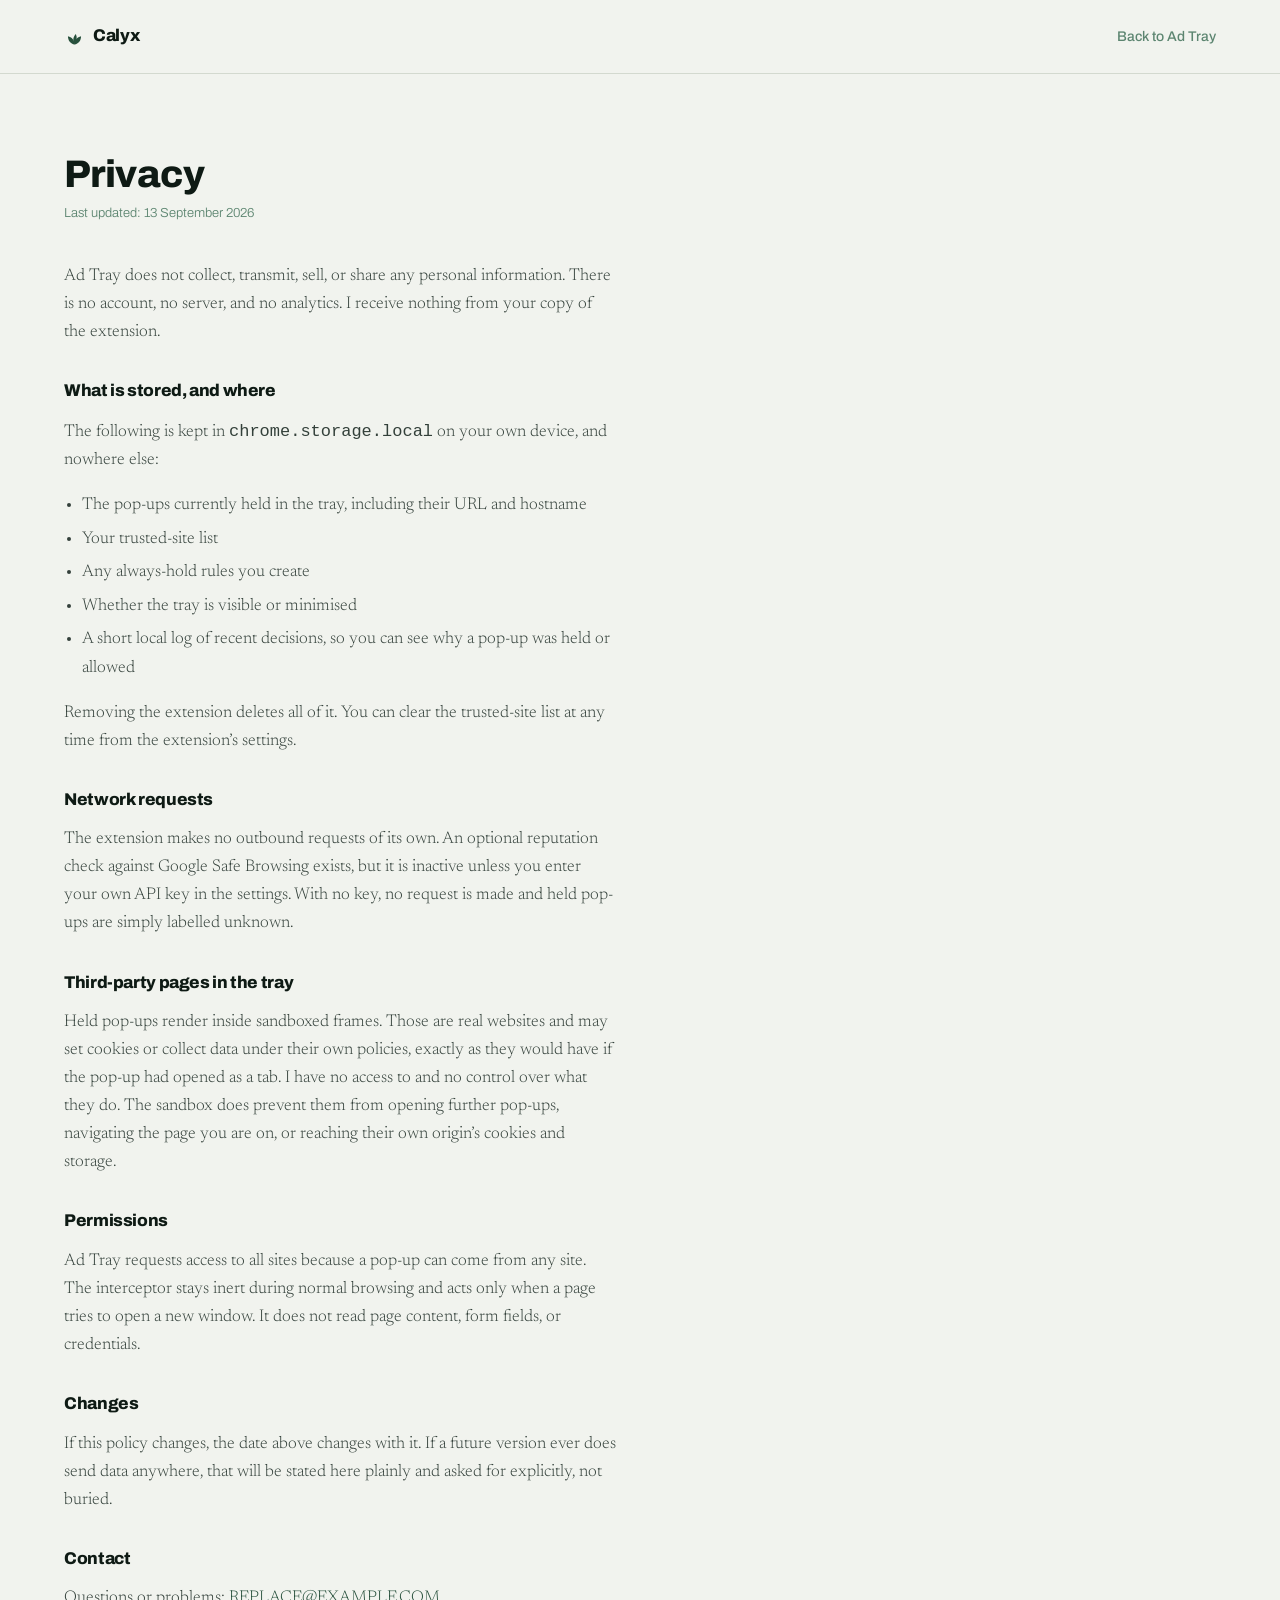
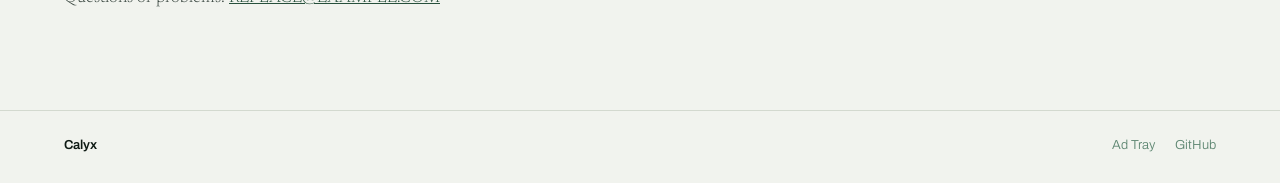
<file: site/privacy.html>
<!doctype html>
<html lang="en">
<head>
<meta charset="utf-8" />
<meta name="viewport" content="width=device-width, initial-scale=1" />
<title>Privacy — Ad Tray · Calyx</title>
<meta name="description" content="Ad Tray collects nothing. Everything it stores stays in your browser." />
<link rel="preconnect" href="https://fonts.googleapis.com" />
<link rel="preconnect" href="https://fonts.gstatic.com" crossorigin />
<link href="https://fonts.googleapis.com/css2?family=Archivo:wght@500;600;800&family=Newsreader:ital,opsz,wght@0,6..72,300;0,6..72,400;1,6..72,400&display=swap" rel="stylesheet" />
<link rel="stylesheet" href="styles.css" />
<style>
  .doc { padding: clamp(2.5rem, 7vw, 5rem) var(--gutter); max-width: 68ch; }
  .doc h1 { font-size: clamp(1.7rem, 3.4vw, 2.4rem); margin: 0 0 0.5rem; }
  .doc .updated { color: var(--moss); font-size: 0.8125rem; margin: 0 0 2.4rem; font-family: "Archivo", sans-serif; }
  .doc h2 { font-size: 1.0625rem; margin: 2.2rem 0 0.6rem; }
  .doc p, .doc li { color: #33403a; }
  .doc ul { padding-left: 1.1rem; }
  .doc li { margin-bottom: 0.35rem; }
</style>
</head>
<body>

<header class="masthead">
  <a class="wordmark" href="index.html">
    <svg viewBox="0 0 24 24" aria-hidden="true" focusable="false">
      <path d="M12 21c0-5-3.2-8.4-7.5-9.4C4.5 16.6 7.6 20.4 12 21Z"/>
      <path d="M12 21c0-5 3.2-8.4 7.5-9.4C19.5 16.6 16.4 20.4 12 21Z"/>
      <path d="M12 21c-2.4-4.4-1.6-8.9 1.6-12C15.2 13.1 14.7 17.4 12 21Z"/>
    </svg>
    Calyx
  </a>
  <nav><a href="index.html">Back to Ad Tray</a></nav>
</header>

<main class="doc">
  <h1>Privacy</h1>
  <p class="updated">Last updated: 13 September 2026</p>

  <p>
    Ad Tray does not collect, transmit, sell, or share any personal
    information. There is no account, no server, and no analytics. I receive
    nothing from your copy of the extension.
  </p>

  <h2>What is stored, and where</h2>
  <p>
    The following is kept in <code>chrome.storage.local</code> on your own
    device, and nowhere else:
  </p>
  <ul>
    <li>The pop-ups currently held in the tray, including their URL and hostname</li>
    <li>Your trusted-site list</li>
    <li>Any always-hold rules you create</li>
    <li>Whether the tray is visible or minimised</li>
    <li>A short local log of recent decisions, so you can see why a pop-up was held or allowed</li>
  </ul>
  <p>
    Removing the extension deletes all of it. You can clear the trusted-site
    list at any time from the extension’s settings.
  </p>

  <h2>Network requests</h2>
  <p>
    The extension makes no outbound requests of its own. An optional
    reputation check against Google Safe Browsing exists, but it is inactive
    unless you enter your own API key in the settings. With no key, no request
    is made and held pop-ups are simply labelled unknown.
  </p>

  <h2>Third-party pages in the tray</h2>
  <p>
    Held pop-ups render inside sandboxed frames. Those are real websites and
    may set cookies or collect data under their own policies, exactly as they
    would have if the pop-up had opened as a tab. I have no access to and no
    control over what they do. The sandbox does prevent them from opening
    further pop-ups, navigating the page you are on, or reaching their own
    origin’s cookies and storage.
  </p>

  <h2>Permissions</h2>
  <p>
    Ad Tray requests access to all sites because a pop-up can come from any
    site. The interceptor stays inert during normal browsing and acts only
    when a page tries to open a new window. It does not read page content,
    form fields, or credentials.
  </p>

  <h2>Changes</h2>
  <p>
    If this policy changes, the date above changes with it. If a future
    version ever does send data anywhere, that will be stated here plainly
    and asked for explicitly, not buried.
  </p>

  <h2>Contact</h2>
  <p>
    Questions or problems: <a href="mailto:REPLACE@EXAMPLE.COM">REPLACE@EXAMPLE.COM</a>
  </p>
</main>

<footer>
  <p>Calyx</p>
  <nav>
    <a href="index.html">Ad Tray</a>
    <a href="https://github.com/">GitHub</a>
  </nav>
</footer>

</body>
</html>
</file>
<file: site/styles.css>
/* Calyx — a calyx encloses a bud until it opens, so the visual language is
   enclosure: nested frames, held edges, one signal colour for "held". */

:root {
  --paper: #f1f3ee;
  --paper-deep: #e7ebe4;
  --ink: #0e1a14;
  --sepal: #27503c;
  --moss: #5c8570;
  --hold: #d4502f;
  --line: #d3d9cf;

  --measure: 62ch;
  --gutter: clamp(1.25rem, 5vw, 5rem);
}

* { box-sizing: border-box; }

html { -webkit-text-size-adjust: 100%; }

body {
  margin: 0;
  background: var(--paper);
  color: var(--ink);
  font-family: "Newsreader", Georgia, serif;
  font-size: 1.0625rem;
  line-height: 1.65;
  font-weight: 300;
}

h1, h2, h3, .btn, .masthead, .tray, .browser, .note, .demo-hint {
  font-family: "Archivo", system-ui, sans-serif;
}

h1, h2, h3 { font-weight: 800; letter-spacing: -0.022em; line-height: 1.08; }

a { color: var(--sepal); }

.sr-only {
  position: absolute; width: 1px; height: 1px; padding: 0; margin: -1px;
  overflow: hidden; clip: rect(0 0 0 0); white-space: nowrap; border: 0;
}

:focus-visible {
  outline: 2px solid var(--hold);
  outline-offset: 3px;
  border-radius: 2px;
}

/* ---------- masthead ---------- */

.masthead {
  display: flex; align-items: center; justify-content: space-between;
  gap: 1.5rem; padding: 1.4rem var(--gutter);
  border-bottom: 1px solid var(--line);
}

.wordmark {
  display: inline-flex; align-items: center; gap: 0.5rem;
  font-weight: 800; font-size: 1.0625rem; letter-spacing: -0.02em;
  color: var(--ink); text-decoration: none;
}

.wordmark svg { width: 21px; height: 21px; fill: var(--sepal); }

.masthead nav { display: flex; gap: 1.5rem; font-size: 0.875rem; font-weight: 500; }
.masthead nav a { color: var(--moss); text-decoration: none; }
.masthead nav a:hover { color: var(--ink); }

/* ---------- hero ---------- */

.hero {
  display: grid;
  grid-template-columns: minmax(0, 0.92fr) minmax(0, 1.08fr);
  gap: clamp(2rem, 6vw, 5rem);
  align-items: center;
  padding: clamp(3rem, 8vw, 6.5rem) var(--gutter) clamp(2.5rem, 6vw, 5rem);
}

h1 {
  font-size: clamp(2.1rem, 4.6vw, 3.5rem);
  margin: 0 0 1.25rem;
  max-width: 15ch;
}

.lede {
  font-size: 1.1875rem;
  max-width: 46ch;
  margin: 0 0 1.75rem;
  color: #22332b;
}

.cta-row { display: flex; flex-wrap: wrap; gap: 0.75rem; }

.btn {
  display: inline-block; text-decoration: none;
  font-size: 0.9375rem; font-weight: 600;
  padding: 0.7rem 1.3rem; border-radius: 3px;
  border: 1px solid transparent;
}

.btn-primary { background: var(--sepal); color: var(--paper); }
.btn-primary:hover { background: var(--ink); }

.btn-quiet { color: var(--sepal); border-color: var(--line); background: transparent; }
.btn-quiet:hover { border-color: var(--moss); }

.note {
  font-size: 0.8125rem; color: var(--moss); margin: 1rem 0 0;
}

/* ---------- hero demo ---------- */

.browser {
  margin: 0;
  background: #fff;
  border: 1px solid var(--line);
  border-radius: 7px;
  overflow: hidden;
  box-shadow: 0 18px 40px -28px rgba(14, 26, 20, 0.5);
}

.browser-bar {
  display: flex; align-items: center; gap: 5px;
  padding: 8px 11px; background: var(--paper-deep);
  border-bottom: 1px solid var(--line);
}

.light { width: 8px; height: 8px; border-radius: 50%; background: #c3cabd; }

.browser-url {
  margin-left: 8px; font-size: 11px; color: #6d7a70;
  background: #fff; border: 1px solid var(--line);
  border-radius: 3px; padding: 2px 9px;
  overflow: hidden; text-overflow: ellipsis; white-space: nowrap;
}

.browser-tabs {
  display: flex; gap: 3px; padding: 6px 8px 0;
  background: var(--paper-deep); border-bottom: 1px solid var(--line);
  min-height: 30px; overflow: hidden;
}

.tab {
  font-size: 10.5px; padding: 4px 10px;
  background: #dfe4dc; color: #5d6a61;
  border-radius: 4px 4px 0 0; white-space: nowrap;
  max-width: 108px; overflow: hidden; text-overflow: ellipsis;
}

.tab.active { background: #fff; color: var(--ink); }
.tab.junk { background: #f0d9d2; color: #8c3d29; }

.browser-page {
  position: relative;
  padding: clamp(1.6rem, 4vw, 2.3rem) 1.2rem clamp(1.6rem, 4vw, 2.2rem);
  min-height: 310px;
  overflow: hidden;
}

/* The simulated page sits left of centre so the tray, which grows downward
   as pop-ups stack up, never lands on top of it. */
.fake-content {
  max-width: 15rem;
  margin-left: clamp(0.25rem, 3%, 1.5rem);
  text-align: center;
  padding-top: 1.4rem;
}

.fake-h { font-family: "Archivo", sans-serif; font-weight: 800; font-size: 1.25rem; margin: 0 0 0.3rem; }
.fake-p { font-size: 0.9375rem; color: #63706a; margin: 0 0 1.2rem; }

.bait {
  font-family: "Archivo", sans-serif; font-weight: 600; font-size: 0.9375rem;
  background: var(--hold); color: #fff; border: 0;
  padding: 0.65rem 1.5rem; border-radius: 3px; cursor: pointer;
}
.bait:hover { filter: brightness(0.93); }

.fake-small { font-size: 0.75rem; color: #99a49d; margin: 1rem 0 0; }

/* the tray, nested in the corner of the simulated page */
.tray {
  position: absolute; top: 11px; right: 11px;
  width: 136px; text-align: left;
}

.tray-head {
  display: flex; align-items: center; gap: 6px;
  font-size: 10.5px; font-weight: 500; color: #4d5a52;
  background: #fff; border: 1px solid var(--line);
  border-radius: 999px; padding: 3px 5px 3px 10px;
  margin-bottom: 6px;
}

.tray-count { font-weight: 800; color: var(--ink); }

.tray-clear {
  margin-left: auto; font: inherit; font-size: 10px;
  border: 1px solid var(--line); background: #fff; color: #4d5a52;
  border-radius: 999px; padding: 2px 8px; cursor: pointer;
}
.tray-clear:hover { background: var(--paper); }

.tray-stack { position: relative; height: 132px; }

.held {
  position: absolute; top: 0; right: 0; width: 122px;
  background: #fff; border: 1px solid var(--line);
  border-radius: 5px; overflow: hidden;
  box-shadow: 0 5px 14px -8px rgba(14, 26, 20, 0.55);
}

.held-bar {
  display: flex; align-items: center; gap: 3px;
  background: #2d3833; padding: 4px 6px;
}
.held-bar i { width: 4px; height: 4px; border-radius: 50%; background: #7d8a83; }
.held-bar span {
  margin-left: 3px; font-size: 8px; color: #c4ccc6;
  overflow: hidden; text-overflow: ellipsis; white-space: nowrap;
}

.held-body {
  height: 52px; padding: 7px 8px;
  font-size: 8.5px; line-height: 1.45; color: #8a938d;
  background: repeating-linear-gradient(
    180deg, #fff 0 7px, #f4f6f3 7px 8px
  );
}

.held-body b {
  display: block; font-family: "Archivo", sans-serif;
  font-size: 9.5px; color: #3d4943; margin-bottom: 3px;
}

.held-foot {
  display: flex; gap: 4px; padding: 5px 6px;
  border-top: 1px solid #eef0ec;
}

.held-foot button {
  font-family: "Archivo", sans-serif; font-size: 8.5px; font-weight: 600;
  border-radius: 3px; padding: 3px 7px; cursor: pointer; border: 1px solid var(--line);
  background: #fff; color: #3d4943;
}
.held-foot .go { background: var(--sepal); border-color: var(--sepal); color: #fff; }
.held-foot .no { margin-left: auto; color: #949d97; }

.demo-hint {
  font-size: 0.8125rem; color: var(--moss);
  margin: 0.85rem 0 0; text-align: center;
}

@keyframes settle {
  from { transform: translate(-26px, 46px) scale(0.82); opacity: 0; }
  to   { transform: translate(0, 0) scale(1); opacity: 1; }
}

.held.entering { animation: settle 0.34s cubic-bezier(0.2, 0.7, 0.3, 1) both; }

@media (prefers-reduced-motion: reduce) {
  .held.entering { animation: none; }
  * { transition: none !important; }
}

/* ---------- strip ---------- */

.strip {
  background: var(--sepal); color: #e4ebe5;
  padding: clamp(2.2rem, 5vw, 3.2rem) var(--gutter);
}

.strip p {
  margin: 0; max-width: 54ch;
  font-size: clamp(1.125rem, 2.1vw, 1.4rem);
  line-height: 1.5;
}

/* ---------- how ---------- */

.how { padding: clamp(3.2rem, 7vw, 5.5rem) var(--gutter); }

.how h2, .limits h2, .install h2 {
  font-size: clamp(1.5rem, 2.8vw, 2rem);
  margin: 0 0 2.2rem; max-width: 20ch;
}

.steps {
  list-style: none; counter-reset: s; padding: 0; margin: 0;
  display: grid; gap: 2rem;
  grid-template-columns: repeat(auto-fit, minmax(248px, 1fr));
}

.steps li { counter-increment: s; }

.steps h3 {
  font-size: 1.0625rem; margin: 0 0 0.5rem;
  display: flex; align-items: baseline; gap: 0.6rem;
}

.steps h3::before {
  content: counter(s);
  font-size: 0.75rem; font-weight: 600; color: var(--hold);
  border: 1px solid var(--hold); border-radius: 50%;
  width: 1.35rem; height: 1.35rem; flex: 0 0 auto;
  display: inline-flex; align-items: center; justify-content: center;
  transform: translateY(-1px);
}

.steps p { margin: 0; max-width: 38ch; color: #3a463f; }

/* ---------- limits ---------- */

.limits {
  padding: clamp(3.2rem, 7vw, 5.5rem) var(--gutter);
  border-top: 1px solid var(--line);
}

.limit-grid {
  display: grid; gap: 1.6rem 2.6rem;
  grid-template-columns: repeat(auto-fit, minmax(232px, 1fr));
}

.limit-grid h3 {
  font-size: 0.9375rem; margin: 0 0 0.4rem;
  padding-left: 0.85rem; border-left: 2px solid var(--moss);
}

.limit-grid p { margin: 0 0 0 0.85rem; font-size: 0.9375rem; color: #3a463f; max-width: 36ch; }

/* ---------- install ---------- */

.install {
  padding: clamp(3.2rem, 7vw, 5rem) var(--gutter);
  border-top: 1px solid var(--line);
}

.install p { max-width: 48ch; margin: 0 0 1.6rem; }

/* ---------- calyx ---------- */

.calyx {
  background: var(--ink); color: #cfd9d2;
  padding: clamp(3.4rem, 8vw, 6rem) var(--gutter);
}

.calyx-inner { max-width: var(--measure); }

.calyx h2 {
  color: var(--paper); font-size: clamp(1.5rem, 2.8vw, 2rem); margin: 0 0 1.4rem;
}

.calyx p { margin: 0 0 1.1rem; }
.calyx .signoff { color: var(--moss); font-style: italic; margin-top: 1.8rem; }

/* ---------- footer ---------- */

footer {
  display: flex; align-items: center; justify-content: space-between;
  gap: 1rem; flex-wrap: wrap;
  padding: 1.5rem var(--gutter);
  font-family: "Archivo", sans-serif; font-size: 0.8125rem;
  border-top: 1px solid var(--line); color: var(--moss);
}

footer p { margin: 0; font-weight: 600; color: var(--ink); }
footer nav { display: flex; gap: 1.25rem; }
footer a { color: var(--moss); text-decoration: none; }
footer a:hover { color: var(--ink); }

/* ---------- responsive ---------- */

@media (max-width: 860px) {
  .hero { grid-template-columns: 1fr; padding-top: clamp(2.2rem, 7vw, 3.5rem); }
  h1 { max-width: 18ch; }
  .masthead nav { gap: 1rem; font-size: 0.8125rem; }
}

@media (max-width: 520px) {
  .masthead { flex-direction: column; align-items: flex-start; gap: 0.75rem; }
  .browser-page { min-height: 250px; padding-left: 1rem; padding-right: 1rem; }
  .tray { width: 120px; }
  .held { width: 108px; }
  .fake-content { max-width: 12.5rem; }
}
</file>
